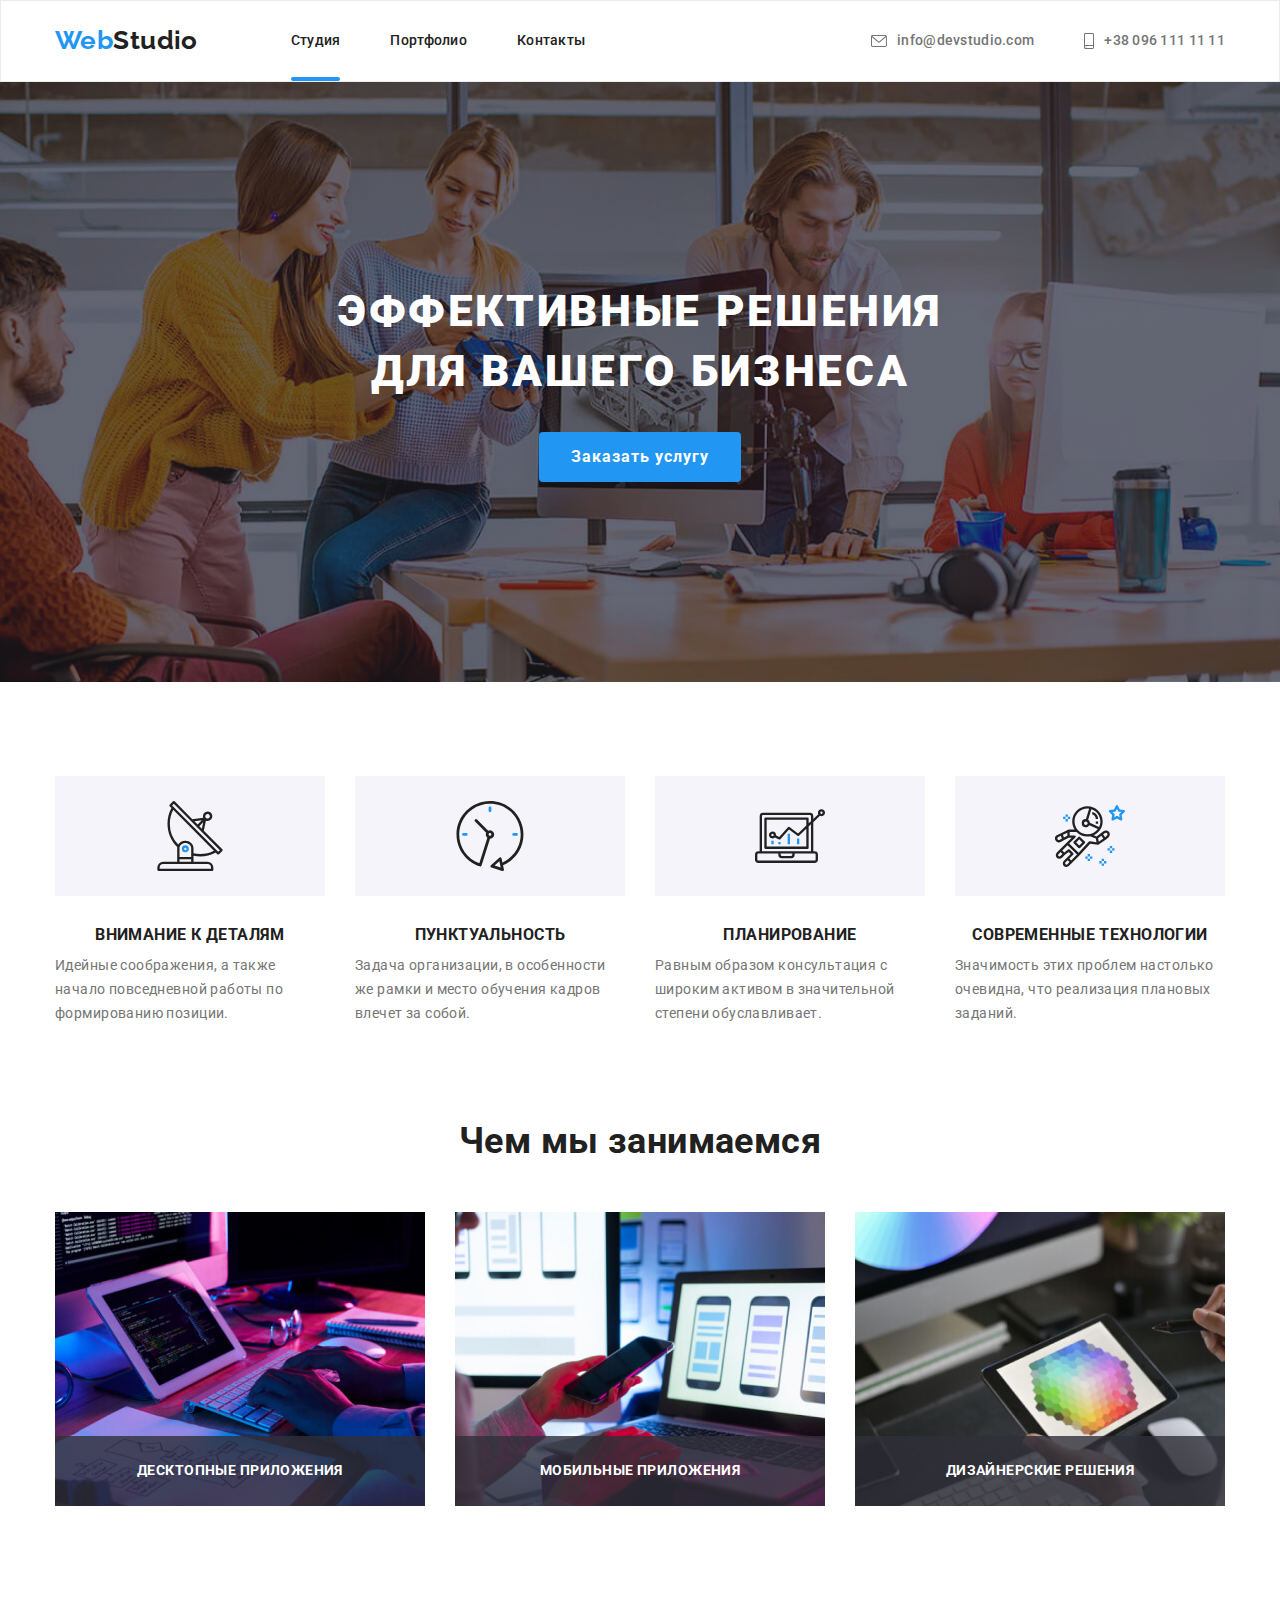
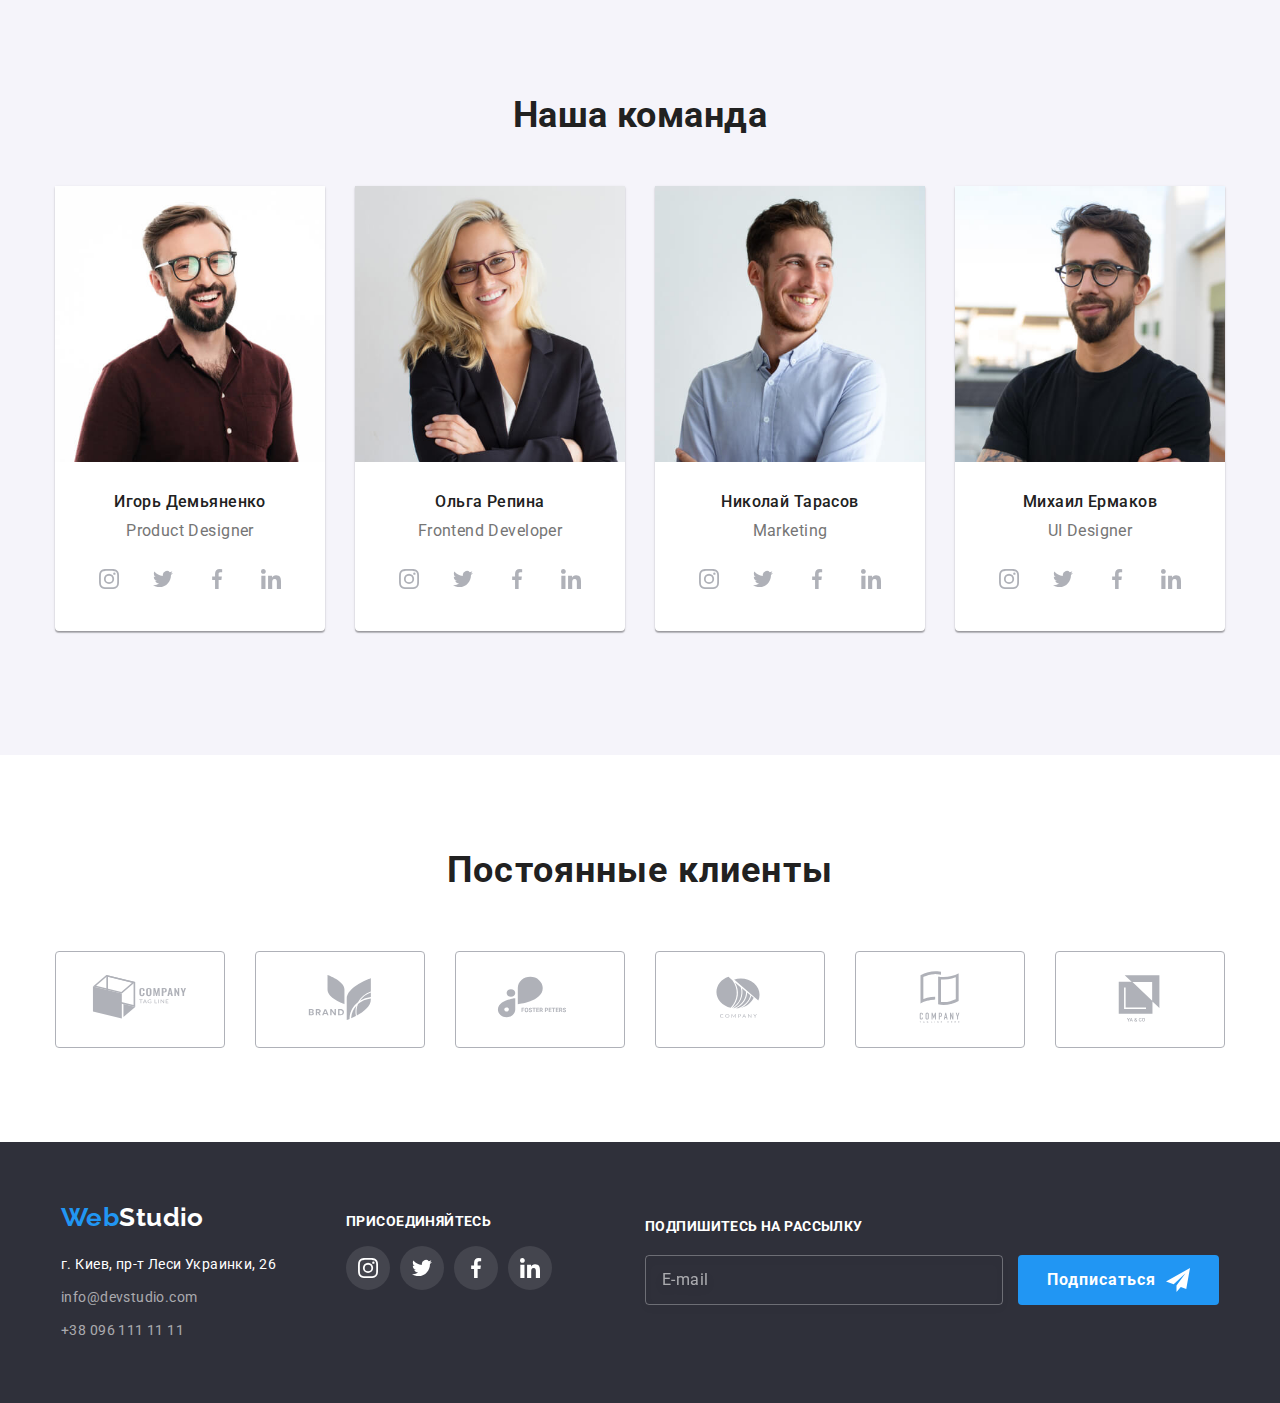
<file: index.html>
<!DOCTYPE html>
<html lang="ru">
  <head>
    <meta charset="UTF-8" />
    <meta http-equiv="X-UA-Compatible" content="IE=edge" />
    <meta name="viewport" content="width=device-width, initial-scale=1.0" />
    <title>Document</title>

    <link rel="preconnect" href="https://fonts.googleapis.com" />
    <link rel="preconnect" href="https://fonts.gstatic.com" crossorigin />
    <link
      href="https://fonts.googleapis.com/css2?family=Raleway:wght@700&family=Roboto:wght@400;500;700;900&display=swap"
      rel="stylesheet"
    />
    <link
      rel="stylesheet"
      href="https://cdnjs.cloudflare.com/ajax/libs/modern-normalize/1.1.0/modern-normalize.min.css"
    />
    <link rel="stylesheet" href="./css/main.min.css" />
  </head>

  <body>

    <!-- Шапка сайту -->

    <header class="header">
      <div class="container header__container">
        <nav class="header__navigation">
          <a href="./index.html" class="logo"
            >Web
            <span class="logo_color_dark">Studio</span>
          </a>
            <div class="header__list-wrapper">
            <ul class="header__list">
            <li class="header__item">
              <a class="header__link current" href="./index.html">Студия</a>
            </li>
            <li class="header__item">
              <a class="header__link" href="./portfolio.html">Портфолио</a>
            </li>
            <li class="header__item">
              <a class="header__link" href="">Контакты</a>
            </li>
          </ul>
          </div>
        </nav>
        <ul class="header__contacts-list">
          <li class="header__contacts-item">
            <a class="header__contact-link" href="mailto:info@devstudio.com">
              <svg class="contact-icon" width="16" height="12">
                <use href="./images/icon.svg#icon-envelope"></use>
              </svg>
              info@devstudio.com</a
            >
          </li>
          <li class="header__contacts-item">
            <a class="header__contact-link" href="tel:+380961111111">
              <svg class="contact-icon" width="10" height="16">
                <use href="./images/icon.svg#icon-smartphone"></use>
              </svg>
              +38 096 111 11 11</a
            >
          </li>
        </ul>
        <button type="button" class="btn__menu" data-mobile-open> 
            <svg class="header__icon-menu" width="24" height="16" aria-label="Переключатель мобильного меню">
                <use class="icon-menu" href="./images/icon.svg#icon-menu"></use>
              </svg>
          </button>
      </div>
      </header>

    <main>

      <!-- Герой-->

      <section class="hero">
        <div class="container">
          <h1 class="hero__title">Эффективные решения для вашего бизнеса</h1>
          <button class="btn btn__hero" data-modal-open type="button">
            Заказать услугу
          </button>
        </div>
      </section>

      <!-- Особливості -->
      <section class="features">
        <div class="container">
          <h2 class="visually-hidden">Особенности</h2>

          <ul class="features__list">
            <li class="features__list-item">
              <div class="features__icon">
                <svg class="features__icon-card">
                  <use href="./images/icon.svg#icon-antena"></use>
                </svg>
              </div>
              <h3 class="features__list-title">Внимание к деталям</h3>
              <p class="features__list-text">
                Идейные соображения, а также начало повседневной работы по
                формированию позиции.
              </p>
            </li>
            <li class="features__list-item">
              <div class="features__icon">
                <svg class="features__icon-card">
                  <use href="./images/icon.svg#icon-clock"></use>
                </svg>
              </div>
              <h3 class="features__list-title">Пунктуальность</h3>
              <p class="features__list-text">
                Задача организации, в особенности же рамки и место обучения
                кадров влечет за собой.
              </p>
            </li>
            <li class="features__list-item">
              <div class="features__icon">
                <svg class="features__icon-card">
                  <use href="./images/icon.svg#icon-diagram"></use>
                </svg>
              </div>
              <h3 class="features__list-title">Планирование</h3>
              <p class="features__list-text">
                Равным образом консультация с широким активом в значительной
                степени обуславливает.
              </p>
            </li>
            <li class="features__list-item">
              <div class="features__icon">
                <svg class="features__icon-card">
                  <use href="./images/icon.svg#icon-astronaut"></use>
                </svg>
              </div>
              <h3 class="features__list-title">Современные технологии</h3>
              <p class="features__list-text">
                Значимость этих проблем настолько очевидна, что реализация
                плановых заданий.
              </p>
            </li>
          </ul>
        </div>
      </section>

      <!-- Приклади рабіт-->

      <section class="products products__hidden">
        <div class="container">
          <h2 class="products__title">Чем мы занимаемся</h2>

          <ul class="products__list">
            <li class="products__list-item">
              <picture>
                <source
                  srcset="
                  ./images/box1-1x.jpg 1x,
                  ./images/box1-2x.jpg 2x
                  "/>
                <img
                  class="products__list-image"
                  src="./images/box1-1x.jpg"
                  alt="Компьютер"
                  width="370"
                />
              </picture>
              <div class="product__overlay">
                <p class="product__overlay-text">Десктопные приложения</p>
              </div>
            </li>
            <li class="products__list-item">
              <picture>
              <source
                  srcset="
                  ./images/box2-1x.jpg 1x,
                  ./images/box2-2x.jpg 2x
                  "/>
                <img
                class="products__list-image"
                src="./images/box2-1x.jpg"
                alt="Телефон"
                width="370"
              />
              </picture>
              <div class="product__overlay">
                <p class="product__overlay-text">Мобильные приложения</p>
              </div>
            </li>
            <li class="products__list-item">
              <picture>
              <source
                  srcset="
                  ./images/box3-1x.jpg 1x,
                  ./images/box3-2x.jpg 2x
                  "/>
                <img
                class="products__list-image"
                src="./images/box3-1x.jpg"
                alt="Планшет"
                width="370"
              />
              </picture>
              <div class="product__overlay">
                <p class="product__overlay-text">Дизайнерские решения</p>
              </div>
            </li>
          </ul>
        </div>
      </section>

      <!--Наша команда-->

      <section class="team">
        <div class="container">
          <h2 class="team__title">Наша команда</h2>

          <ul class="team__list">
            <li class="team__list-item">
              <a class="team__list-image" href=""
                >
                <picture>
              <source
                  srcset="
                  ./images/member1-1x.jpg 1x,
                  ./images/member1-2x.jpg 2x
                  "/>
                <img src="./images/member1-1x.jpg" alt="Член команды" width="270"
              />
              </picture>
                </a>
              <h3 class="team__list-title">Игорь Демьяненко</h3>
              <p class="team__list-text" lang="en">Product Designer</p>
              <ul class="networks">
                <li class="networks__item">
                  <a class="networks__link">
                    <svg class="networks__icon">
                      <use href="./images/icon.svg#icon-instagram"></use>
                    </svg>
                  </a>
                </li>
                <li class="networks__item">
                  <a class="networks__link">
                    <svg class="networks__icon">
                      <use href="./images/icon.svg#icon-twitter"></use>
                    </svg>
                  </a>
                </li>
                <li class="networks__item">
                  <a class="networks__link">
                    <svg class="networks__icon">
                      <use href="./images/icon.svg#icon-facebook"></use>
                    </svg>
                  </a>
                </li>
                <li class="networks__item">
                  <a class="networks__link">
                    <svg class="networks__icon">
                      <use href="./images/icon.svg#icon-linkedin"></use>
                    </svg>
                  </a>
                </li>
              </ul>
            </li>
            <li class="team__list-item">
              <a class="team__list-image" href=""
                >
                 <picture>
              <source
                  srcset="
                  ./images/member2-1x.jpg 1x,
                  ./images/member2-2x.jpg 2x
                  "/>
                <img src="./images/member2-1x.jpg" alt="Член команды" width="270"
              />
              </picture>
                </a>
              <h3 class="team__list-title">Ольга Репина</h3>
              <p class="team__list-text" lang="en">Frontend Developer</p>
              <ul class="networks">
                <li class="networks__item">
                  <a class="networks__link">
                    <svg class="networks__icon">
                      <use href="./images/icon.svg#icon-instagram"></use>
                    </svg>
                  </a>
                </li>
                <li class="networks__item">
                  <a class="networks__link">
                    <svg class="networks__icon">
                      <use href="./images/icon.svg#icon-twitter"></use>
                    </svg>
                  </a>
                </li>
                <li class="networks__item">
                  <a class="networks__link">
                    <svg class="networks__icon">
                      <use href="./images/icon.svg#icon-facebook"></use>
                    </svg>
                  </a>
                </li>
                <li class="networks__item">
                  <a class="networks__link">
                    <svg class="networks__icon">
                      <use href="./images/icon.svg#icon-linkedin"></use>
                    </svg>
                  </a>
                </li>
              </ul>
            </li>
            <li class="team__list-item">
              <a class="team__list-image" href=""
                >
                 <picture>
              <source
                  srcset="
                  ./images/member3-1x.jpg 1x,
                  ./images/member3-2x.jpg 2x
                  "/>
                 <img src="./images/member3-1x.jpg" alt="Член команды" width="270"
              />
              </picture>
               </a>
              <h3 class="team__list-title">Николай Тарасов</h3>
              <p class="team__list-text" lang="en">Marketing</p>
              <ul class="team__networks networks">
                <li class="networks__item">
                  <a class="networks__link">
                    <svg class="networks__icon">
                      <use href="./images/icon.svg#icon-instagram"></use>
                    </svg>
                  </a>
                </li>
                <li class="networks__item">
                  <a class="networks__link">
                    <svg class="networks__icon">
                      <use href="./images/icon.svg#icon-twitter"></use>
                    </svg>
                  </a>
                </li>
                <li class="networks__item">
                  <a class="networks__link">
                    <svg class="networks__icon">
                      <use href="./images/icon.svg#icon-facebook"></use>
                    </svg>
                  </a>
                </li>
                <li class="networks__item">
                  <a class="networks__link">
                    <svg class="networks__icon">
                      <use href="./images/icon.svg#icon-linkedin"></use>
                    </svg>
                  </a>
                </li>
              </ul>
            </li>
            <li class="team__list-item">
              <a class="team__list-image" href=""
                >
                <picture>
                <source
                  srcset="
                  ./images/member4-1x.jpg 1x,
                  ./images/member4-2x.jpg 2x
                  "/>
                 <img src="./images/member4-1x.jpg" alt="Член команды" width="270"
              />
              </picture>
                </a>
              <h3 class="team__list-title">Михаил Ермаков</h3>
              <p class="team__list-text" lang="en">UI Designer</p>
              <ul class="networks">
                <li class="networks__item">
                  <a class="networks__link">
                    <svg class="networks__icon">
                      <use href="./images/icon.svg#icon-instagram"></use>
                    </svg>
                  </a>
                </li>
                <li class="networks__item">
                  <a class="networks__link">
                    <svg class="networks__icon">
                      <use href="./images/icon.svg#icon-twitter"></use>
                    </svg>
                  </a>
                </li>
                <li class="networks__item">
                  <a class="networks__link">
                    <svg class="networks__icon">
                      <use href="./images/icon.svg#icon-facebook"></use>
                    </svg>
                  </a>
                </li>
                <li class="networks__item">
                  <a class="networks__link">
                    <svg class="networks__icon">
                      <use href="./images/icon.svg#icon-linkedin"></use>
                    </svg>
                  </a>
                </li>
              </ul>
            </li>
          </ul>
        </div>
      </section>
    </main>

    <!--Постійні клієнти--> 

    <section class="customers">
      <div class="container">
        <h2 class="customers__title">Постоянные клиенты</h2>

        <ul class="customers__list">
          <li class="customers__list-item">
            <a class="customers__link">
              <svg class="customers__icon">
                <use href="./images/icon.svg#icon-group0"></use>
              </svg>
            </a>
          </li>
          <li class="customers__list-item">
            <a class="customers__link">
              <svg class="customers__icon">
                <use href="./images/icon.svg#icon-group1"></use>
              </svg>
            </a>
          </li>
          <li class="customers__list-item">
            <a class="customers__link">
              <svg class="customers__icon">
                <use href="./images/icon.svg#icon-group2"></use>
              </svg>
            </a>
          </li>
          <li class="customers__list-item">
            <a class="customers__link">
              <svg class="customers__icon">
                <use href="./images/icon.svg#icon-group3"></use>
              </svg>
            </a>
          </li>
          <li class="customers__list-item">
            <a class="customers__link">
              <svg class="customers__icon">
                <use href="./images/icon.svg#icon-group4"></use>
              </svg>
            </a>
          </li>
          <li class="customers__list-item">
            <a class="customers__link">
              <svg class="customers__icon">
                <use href="./images/icon.svg#icon-group5"></use>
              </svg>
            </a>
          </li>
        </ul>
      </div>
    </section>

    <!--Підвал-->

     <footer class="footer">
      <div class="container footer__container">
        <div class="footer__container_wrapper" >
        <div class="footer__container_position_left">
          <a class="logo" href="./index.html"
            >Web
            <span class="logo_color_light">Studio</span>
          </a>
          <address class="address">
            <ul class="address__list">
              <li class="address__item">
                <a
                  class="address__link link"
                  href="https://www.google.com.ua/maps/place/%D0%B1%D1%83%D0%BB%D1%8C%D0%B2%D0%B0%D1%80+%D0%9B%D0%B5%D1%81%D1%96+%D0%A3%D0%BA%D1%80%D0%B0%D1%97%D0%BD%D0%BA%D0%B8,+26,+%D0%9A%D0%B8%D1%97%D0%B2,+02000/@50.4265807,30.5361971,17z/data=!3m1!4b1!4m5!3m4!1s0x40d4cf0e033ecbe9:0x57a4dffefec77da0!8m2!3d50.4265807!4d30.5383858?hl=uk"
                  >г. Киев, пр-т Леси Украинки, 26</a
                >
              </li>
              <li class="address__item-contact">
                <a
                  class="address__link-contact link"
                  href="mailto:info@devstudio.com"
                  >info@devstudio.com</a
                >
              </li>
              <li class="address__item-contact">
                <a class="address__link-contact link" href="tel:+380961111111"
                  >+38 096 111 11 11</a
                >
              </li>
            </ul>
          </address>
        </div>
        <div class="footer__container_position_right">
          <h2 class="footer__title">Присоединяйтесь</h2>
          <ul class="networks">
            <li class="networks__item">
              <a class="networks__link networks__link_bg_dark">
                <svg class="networks__icon networks__icon_color_white">
                  <use href="./images/icon.svg#icon-instagram"></use>
                </svg>
              </a>
            </li>
            <li class="networks__item">
              <a class="networks__link networks__link_bg_dark">
                <svg class="networks__icon networks__icon_color_white">
                  <use href="./images/icon.svg#icon-twitter"></use>
                </svg>
              </a>
            </li>
            <li class="networks__item">
              <a class="networks__link networks__link_bg_dark">
                <svg class="networks__icon networks__icon_color_white">
                  <use href="./images/icon.svg#icon-facebook"></use>
                </svg>
              </a>
            </li>
            <li class="networks__item">
              <a class="networks__link networks__link_bg_dark">
                <svg class="networks__icon networks__icon_color_white">
                  <use href="./images/icon.svg#icon-linkedin"></use>
                </svg>
              </a>
            </li>
          </ul>
        </div>
        </div>
        <div class="footer__form">
          <form class="footer__form-subscription">
            <p class="footer__form-title">Подпишитесь на рассылку</p>
             <div class="footer__form-blok">
                <input
                  type="email"
                  name="email"
                  id="footer-email"
                  placeholder="E-mail"
                  class="footer__input"
                />
                <label for="footer-email" class="footer__email"></label>
                <button type="submit" class="btn btn__footer">Подписаться
                  <svg class="btn__footer_decoration_icon">
                      <use href="./images/icon.svg#icon-send"></use>
                    </svg>
                </button>
          </form>
        </div>
      </div> 
    </footer>

    <!-- Модальне вікно -->

    <div class="backdrop is-hidden" data-modal>
      <div class="modal">
        <button type="button" class="button-close" data-modal-close>
          <svg class="icon-close">
            <use href="./images/icon.svg#icon-close"></use>
          </svg>
        </button>
        <p class="modal-title">Оставьте свои данные, мы вам перезвоним</p>
        <form class="modal-form">
          <div class="modal-field">
            <label for="user-name" class="modal-label">Имя</label>
            <span class="input-wrapper">
              <input
                type="text"
                name="user-name"
                id="user-name"
                class="modal-input"
              />
              <svg class="input-icon" width="18" height="18">
                <use href="./images/icon.svg#icon-person"></use>
              </svg>
            </span>
          </div>
          <div class="modal-field">
            <label for="user-tel" class="modal-label">Телефон</label>
            <span class="input-wrapper">
              <input
                type="tel"
                name="user-tel"
                id="user-tel"
                class="modal-input"
              />
              <svg class="input-icon" width="18" height="18">
                <use href="./images/icon.svg#icon-phone"></use>
              </svg>
            </span>
          </div>
          <div class="modal-field">
            <label for="user-email" class="modal-label">Почта</label>
            <span class="input-wrapper">
              <input
                type="email"
                name="user-email"
                id="user-email"
                class="modal-input"
              />
              <svg class="input-icon" width="18" height="18">
                <use href="./images/icon.svg#icon-email"></use>
              </svg>
            </span>
          </div>
          <div class="modal-field">
            <label for="user-coment" class="modal-label">Комментарий</label>
            <textarea
              name="user-coment"
              id="user-coment"
              class="modal-textarea"
              placeholder="Введите текст"
            ></textarea>
          </div>
            <input
            type="checkbox"
            name="user-permission"
            id="modal-checkbox"
            class="input-checkbox visually-hidden"
          />
          <label for="modal-checkbox" class="label-checkbox"
            ><span
              ><svg class="check-icon" width="16" height="15">
                <use href="./images/icon.svg#icon-vector"></use></svg></span
            >Соглашаюсь с рассылкой и принимаю
            <a href="" class="modal__link">Условия договора</a></label
          >
          <button type="submit" class="btn modal__btn">Отправить</button>
        </form>
      </div>
    </div>

<!-- Мобільне меню -->

    <div class="mobile-menu is-hidden" data-mobile>
      <button type="button" class="btn__mobile-menu" data-mobile-close> 
            <svg class="header__icon-menu" width="19" height="19" aria-label="Переключатель мобильного меню">
                <use class="icon-close" href="./images/icon.svg#icon-close_menu"></use>
                </svg>
          </button>
        <ul class="mobile-menu__list">
          <li class="mobile-menu__item">
            <a class="mobile-menu__link" href="./index.html">
                Студия</a 
            >
          </li>
          <li class="mobile-menu__item">
            <a class="mobile-menu__link" href="./portfolio.html">
                Портфолио</a href="./portfolio.html"
            >
            <li class="mobile-menu__item">
            <a class="mobile-menu__link" href="">
                Контакты</a
            >
          </li>
        </ul>
        <div class="mobile-menu__contacts">
        <ul class="mobile-menu__contacts-list">
          <li class="mobile-menu__contacts-item">
            <a class="mobile-menu__phone" href="tel:+380961111111">
               +38 096 111 11 11</a
            >
          </li>
          <li class="mobile-menu__contacts-item">
            <a class="mobile-menu__mail" href="mailto:info@devstudio.com">
              info@devstudio.com</a
            >
          </li>
          </ul>
          <ul class="mobile-menu__networks">
            <li class="mobile-menu__network">
              <a class="mobile-menu__network-link" href="">Instagram</a> 
            </li>
            <li class="mobile-menu__network">
              <a class="mobile-menu__network-link" href="">Twitter</a> 
            </li>
            <li class="mobile-menu__network">
              <a class="mobile-menu__network-link" href="">Facebook</a> 
            </li>
            <li class="mobile-menu__network">
              <a class="mobile-menu__network-link" href="">LinkedIn</a> 
            </li>
          </ul>
          </div>
        </div>

<!-- Скрипт -->

    <script src="./js/modal.js"></script>
    <script src="./js/mobile-menu.js"></script>

  </body>
</html>
</file>
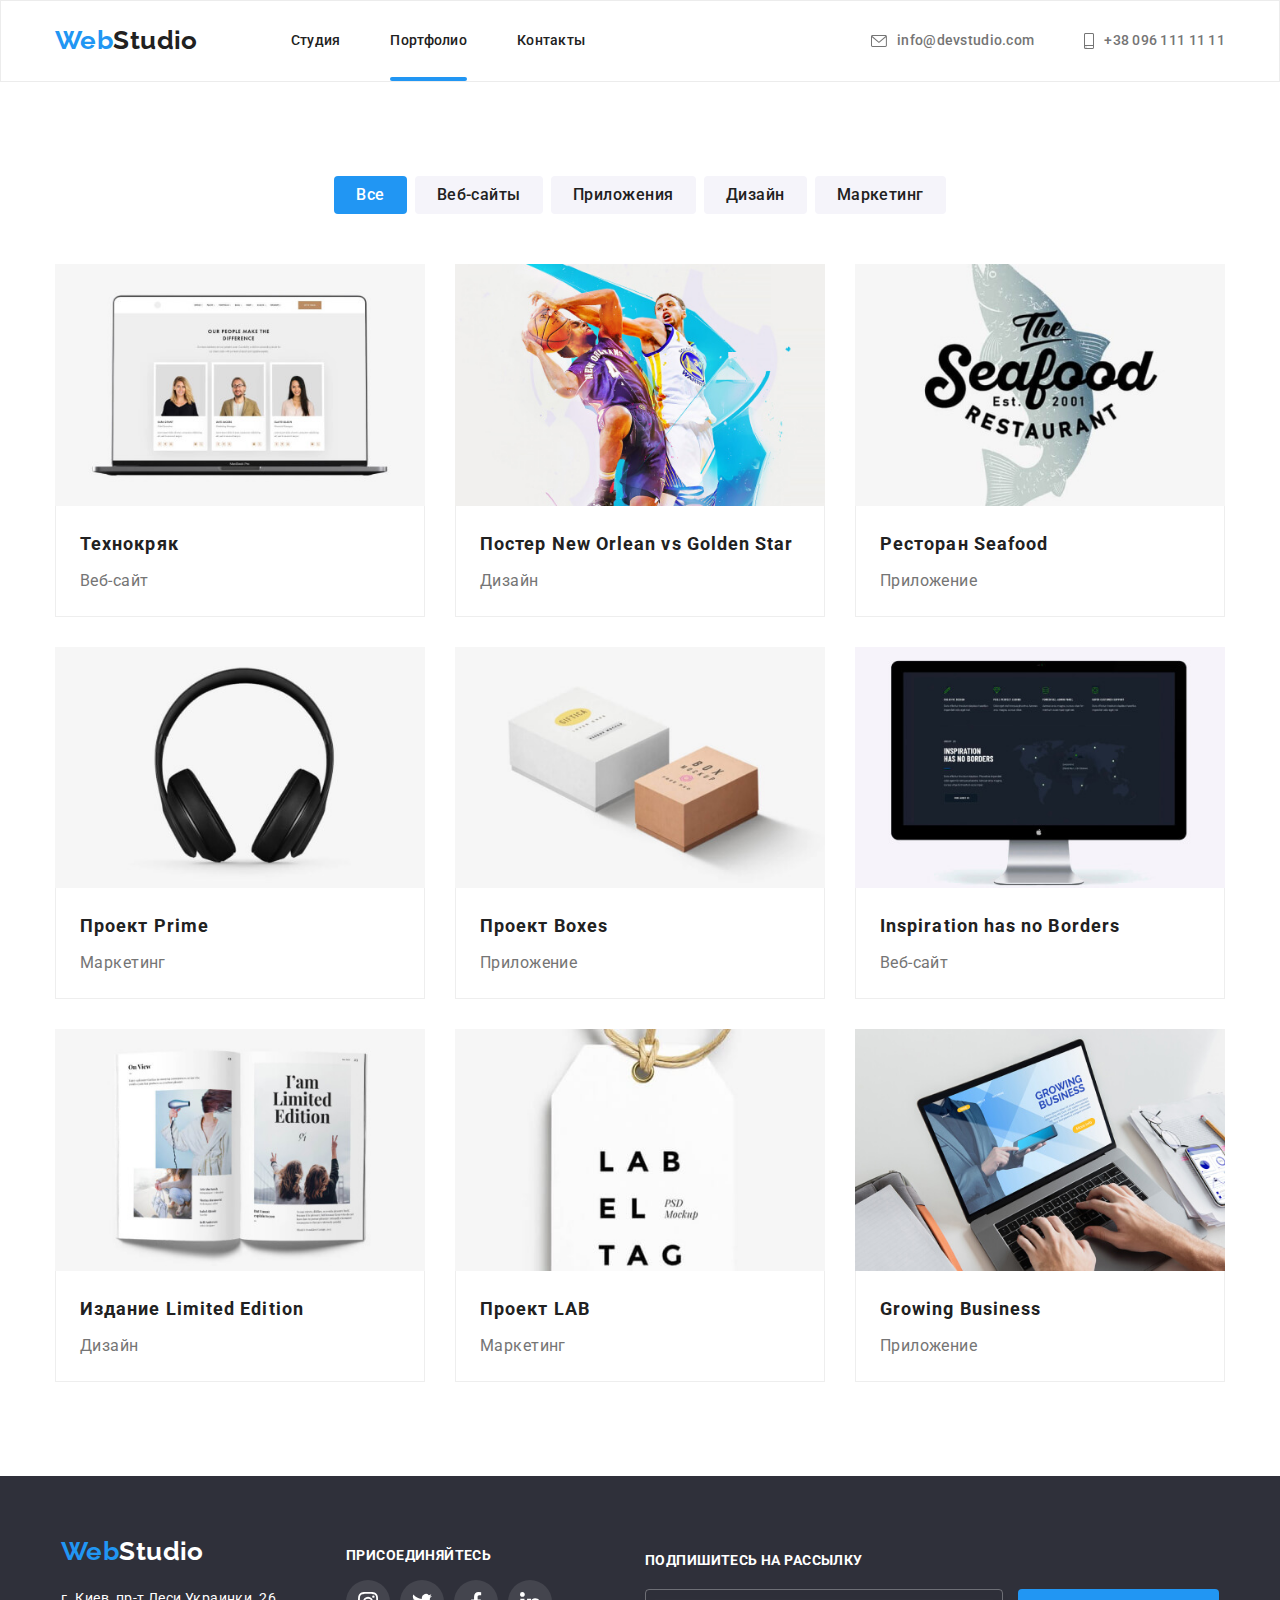
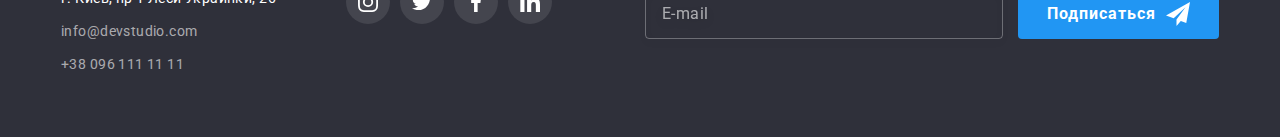
<file: portfolio.html>
<!DOCTYPE html>
<html lang="ru">
  <head>
    <meta charset="UTF-8" />
    <meta http-equiv="X-UA-Compatible" content="IE=edge" />
    <meta name="viewport" content="width=device-width, initial-scale=1.0" />
    <title>Document</title>
    <link rel="preconnect" href="https://fonts.googleapis.com" />
    <link rel="preconnect" href="https://fonts.gstatic.com" crossorigin />
    <link
      href="https://fonts.googleapis.com/css2?family=Raleway:wght@700&family=Roboto:wght@400;500;700;900&display=swap"
      rel="stylesheet"
    />
    <link
      rel="stylesheet"
      href="https://cdnjs.cloudflare.com/ajax/libs/modern-normalize/1.1.0/modern-normalize.min.css"
    />
    <link rel="stylesheet" href="./css/main.min.css" />
  </head>

  <body>

    <!-- Шапка сайту -->

    <header class="header">
      <div class="container header__container">
        <nav class="header__navigation">
          <a href="./index.html" class="logo"
            >Web
            <span class="logo_color_dark">Studio</span>
          </a>
            <div class="header__list-wrapper">
            <ul class="header__list">
            <li class="header__item">
              <a class="header__link" href="./index.html">Студия</a>
            </li>
            <li class="header__item">
              <a class="header__link current" href="./portfolio.html">Портфолио</a>
            </li>
            <li class="header__item">
              <a class="header__link" href="">Контакты</a>
            </li>
          </ul>
          </div>
        </nav>
        <ul class="header__contacts-list">
          <li class="header__contacts-item">
            <a class="header__contact-link" href="mailto:info@devstudio.com">
              <svg class="contact-icon" width="16" height="12">
                <use href="./images/icon.svg#icon-envelope"></use>
              </svg>
              info@devstudio.com</a
            >
          </li>
          <li class="header__contacts-item">
            <a class="header__contact-link" href="tel:+380961111111">
              <svg class="contact-icon" width="10" height="16">
                <use href="./images/icon.svg#icon-smartphone"></use>
              </svg>
              +38 096 111 11 11</a
            >
          </li>
        </ul>
        <button type="button" class="btn__menu" data-mobile-open> 
            <svg class="header__icon-menu" width="24" height="16" aria-label="Переключатель мобильного меню">
                <use class="icon-menu" href="./images/icon.svg#icon-menu"></use>
              </svg>
          </button>
      </div>
      </header>

    <main>

      <!-- Наші проекти-->

      <section class="filter">
        <div class="container">
          <h1 class="visually-hidden">Наші проекти</h1>

          <ul class="filter__list">
            <li class="filter__item">
              <button class="btn btn__filter btn__filter_current margin" type="button">Все</button>
            </li>
            <li class="filter__item">
              <button class="btn btn__filter margin" type="button">Веб-сайты</button>
            </li>
            <li class="filter__item">
              <button class="btn btn__filter margin" type="button">Приложения</button>
            </li>
            <li class="filter__item">
              <button class="btn btn__filter" type="button">Дизайн</button>
            </li>
            <li class="filter__item">
              <button class="btn btn__filter" type="button">Маркетинг</button>
            </li>
          </ul>

          <ul class="project">
            <li class="project__item">
              <a class="project__link" href="">
                <div class="project__wrapper">
                  <picture>
                  <source
                  srcset="
                  ./images/project1-1x.jpg 1x,
                  ./images/project1-2x.jpg 2x
                  "/>
                 <img
                    class="project__img"
                    src="./images/project1-1x.jpg"
                    alt="Проект"
                    width="370"
                    height="294"
                  />
                  </picture>
                <p class="project__overlay">
                    Технокряк это современная площадка распространения
                    коронавируса. Компании используют эту платформу для
                    цифрового шпионажа и атак на защищённые сервера конкурентов.
                  </p>
                </div>
                <div class="project__description">
                  <h2 class="project__title">Технокряк</h2>
                  <p class="project__text">Веб-сайт</p>
                </div>
              </a>
            </li>

            <li class="project__item">
              <a class="project__link" href="">
                <div class="project__wrapper">
                  <picture>
                  <source
                  srcset="
                  ./images/project2-1x.jpg 1x,
                  ./images/project2-2x.jpg 2x
                  "/>
                 <img
                    class="project__img"
                    src="./images/project2-1x.jpg"
                    alt="Проект"
                    width="370"
                    height="294"
                  />
              </picture>
                  <p class="project__overlay">
                    Технокряк это современная площадка распространения
                    коронавируса. Компании используют эту платформу для
                    цифрового шпионажа и атак на защищённые сервера конкурентов.
                  </p>
                </div>
                <div class="project__description">
                  <h2 class="project__title">
                    Постер New Orlean vs Golden Star
                  </h2>
                  <p class="project__text">Дизайн</p>
                </div>
              </a>
            </li>

            <li class="project__item">
              <a class="project__link" href="">
                <div class="project__wrapper">
                  <picture>
                  <source
                  srcset="
                  ./images/project3-1x.jpg 1x,
                  ./images/project3-2x.jpg 2x
                  "/>
                 <img
                    class="project__img"
                    src="./images/project3-1x.jpg"
                    alt="Проект"
                    width="370"
                    height="294"
                  />
                  </picture>
                  <p class="project__overlay">
                    Технокряк это современная площадка распространения
                    коронавируса. Компании используют эту платформу для
                    цифрового шпионажа и атак на защищённые сервера конкурентов.
                  </p>
                </div>
                <div class="project__description">
                  <h2 class="project__title">Ресторан Seafood</h2>
                  <p class="project__text">Приложение</p>
                </div>
              </a>
            </li>
            <li class="project__item">
              <a class="project__link" href="">
                <div class="project__wrapper">
                  <picture>
                  <source
                  srcset="
                  ./images/project4-1x.jpg 1x,
                  ./images/project4-2x.jpg 2x
                  "/>
                 <img
                    class="project__img"
                    src="./images/project4-1x.jpg"
                    alt="Проект"
                    width="370"
                    height="294"
                  />
                  </picture>
                  <p class="project__overlay">
                    Технокряк это современная площадка распространения
                    коронавируса. Компании используют эту платформу для
                    цифрового шпионажа и атак на защищённые сервера конкурентов.
                  </p>
                </div>
                <div class="project__description">
                  <h2 class="project__title">Проект Prime</h2>
                  <p class="project__text">Маркетинг</p>
                </div>
              </a>
            </li>

            <li class="project__item">
              <a class="project__link" href="">
                <div class="project__wrapper">
                  <picture>
                  <source
                  srcset="
                  ./images/project5-1x.jpg 1x,
                  ./images/project5-2x.jpg 2x
                  "/>
                  <img
                    class="project__img"
                    src="./images/project5-1x.jpg"
                    alt="Проект"
                    width="370"
                    height="294"
                  />
                  </picture>
                  <p class="project__overlay">
                    Технокряк это современная площадка распространения
                    коронавируса. Компании используют эту платформу для
                    цифрового шпионажа и атак на защищённые сервера конкурентов.
                  </p>
                </div>
                <div class="project__description">
                  <h2 class="project__title">Проект Boxes</h2>
                  <p class="project__text">Приложение</p>
                </div>
              </a>
            </li>

            <li class="project__item">
              <a class="project__link" href="">
                <div class="project__wrapper">
                   <picture>
                  <source
                  srcset="
                  ./images/project6-1x.jpg 1x,
                  ./images/project6-2x.jpg 2x
                  "/>
                  <img
                    class="project__img"
                    src="./images/project6-1x.jpg"
                    alt="Проект"
                    width="370"
                    height="294"
                  />
                  </picture>
                  <p class="project__overlay">
                    Технокряк это современная площадка распространения
                    коронавируса. Компании используют эту платформу для
                    цифрового шпионажа и атак на защищённые сервера конкурентов.
                  </p>
                </div>
                <div class="project__description">
                  <h2 class="project__title">Inspiration has no Borders</h2>
                  <p class="project__text">Веб-сайт</p>
                </div>
              </a>
            </li>

            <li class="project__item">
              <a class="project__link" href="">
                <div class="project__wrapper">
                   <picture>
                  <source
                  srcset="
                  ./images/project7-1x.jpg 1x,
                  ./images/project7-2x.jpg 2x
                  "/>
                  <img
                    class="project__img"
                    src="./images/project7-1x.jpg"
                    alt="Проект"
                    width="370"
                    height="294"
                  />
                  </picture>
                  <p class="project__overlay">
                    Технокряк это современная площадка распространения
                    коронавируса. Компании используют эту платформу для
                    цифрового шпионажа и атак на защищённые сервера конкурентов.
                  </p>
                </div>
                <div class="project__description">
                  <h2 class="project__title">Издание Limited Edition</h2>
                  <p class="project__text">Дизайн</p>
                </div>
              </a>
            </li>

            <li class="project__item">
              <a class="project__link" href="">
                <div class="project__wrapper">
                   <picture>
                  <source
                  srcset="
                  ./images/project8-1x.jpg 1x,
                  ./images/project8-2x.jpg 2x
                  "/>
                  <img
                    class="project__img"
                    src="./images/project8-1x.jpg"
                    alt="Проект"
                    width="370"
                    height="294"
                  />
                  </picture>
                  <p class="project__overlay">
                    Технокряк это современная площадка распространения
                    коронавируса. Компании используют эту платформу для
                    цифрового шпионажа и атак на защищённые сервера конкурентов.
                  </p>
                </div>
                <div class="project__description">
                  <h2 class="project__title">Проект LAB</h2>
                  <p class="project__text">Маркетинг</p>
                </div>
              </a>
            </li>

            <li class="project__item">
              <a class="project__link" href="">
                <div class="project__wrapper">
                   <picture>
                  <source
                  srcset="
                  ./images/project9-1x.jpg 1x,
                  ./images/project9-2x.jpg 2x
                  "/>
                  <img
                    class="project__img"
                    src="./images/project9-1x.jpg"
                    alt="Проект"
                    width="370"
                    height="294"
                  />
                  </picture>      
                  <p class="project__overlay">
                    Технокряк это современная площадка распространения
                    коронавируса. Компании используют эту платформу для
                    цифрового шпионажа и атак на защищённые сервера конкурентов.
                  </p>
                </div>
                <div class="project__description">
                  <h2 class="project__title">Growing Business</h2>
                  <p class="project__text">Приложение</p>
                </div>
              </a>
            </li>
          </ul>
        </div>
      </section>
    </main>

    <!-- Підвал -->

     <footer class="footer">
      <div class="container footer__container">
        <div class="footer__container_wrapper" >
        <div class="footer__container_position_left">
          <a class="logo" href="./index.html"
            >Web
            <span class="logo_color_light">Studio</span>
          </a>
          <address class="address">
            <ul class="address__list">
              <li class="address__item">
                <a
                  class="address__link link"
                  href="https://www.google.com.ua/maps/place/%D0%B1%D1%83%D0%BB%D1%8C%D0%B2%D0%B0%D1%80+%D0%9B%D0%B5%D1%81%D1%96+%D0%A3%D0%BA%D1%80%D0%B0%D1%97%D0%BD%D0%BA%D0%B8,+26,+%D0%9A%D0%B8%D1%97%D0%B2,+02000/@50.4265807,30.5361971,17z/data=!3m1!4b1!4m5!3m4!1s0x40d4cf0e033ecbe9:0x57a4dffefec77da0!8m2!3d50.4265807!4d30.5383858?hl=uk"
                  >г. Киев, пр-т Леси Украинки, 26</a
                >
              </li>
              <li class="address__item-contact">
                <a
                  class="address__link-contact link"
                  href="mailto:info@devstudio.com"
                  >info@devstudio.com</a
                >
              </li>
              <li class="address__item-contact">
                <a class="address__link-contact link" href="tel:+380961111111"
                  >+38 096 111 11 11</a
                >
              </li>
            </ul>
          </address>
        </div>
        <div class="footer__container_position_right">
          <h2 class="footer__title">Присоединяйтесь</h2>
          <ul class="networks">
            <li class="networks__item">
              <a class="networks__link networks__link_bg_dark">
                <svg class="networks__icon networks__icon_color_white">
                  <use href="./images/icon.svg#icon-instagram"></use>
                </svg>
              </a>
            </li>
            <li class="networks__item">
              <a class="networks__link networks__link_bg_dark">
                <svg class="networks__icon networks__icon_color_white">
                  <use href="./images/icon.svg#icon-twitter"></use>
                </svg>
              </a>
            </li>
            <li class="networks__item">
              <a class="networks__link networks__link_bg_dark">
                <svg class="networks__icon networks__icon_color_white">
                  <use href="./images/icon.svg#icon-facebook"></use>
                </svg>
              </a>
            </li>
            <li class="networks__item">
              <a class="networks__link networks__link_bg_dark">
                <svg class="networks__icon networks__icon_color_white">
                  <use href="./images/icon.svg#icon-linkedin"></use>
                </svg>
              </a>
            </li>
          </ul>
        </div>
        </div>
        <div class="footer__form">
          <form class="footer__form-subscription">
            <p class="footer__form-title">Подпишитесь на рассылку</p>
             <div class="footer__form-blok">
                <input
                  type="email"
                  name="email"
                  id="footer-email"
                  placeholder="E-mail"
                  class="footer__input"
                />
                <label for="footer-email" class="footer__email"></label>
                <button type="submit" class="btn btn__footer">Подписаться
                  <svg class="btn__footer_decoration_icon">
                      <use href="./images/icon.svg#icon-send"></use>
                    </svg>
                </button>
          </form>
        </div>
      </div> 
    </footer>

  <!-- Мобільне меню -->

    <div class="mobile-menu is-hidden" data-mobile>
      <button type="button" class="btn__mobile-menu" data-mobile-close> 
            <svg class="header__icon-menu" width="19" height="19" aria-label="Переключатель мобильного меню">
                <use class="icon-close" href="./images/icon.svg#icon-close_menu"></use>
                </svg>
          </button>
        <ul class="mobile-menu__list">
          <li class="mobile-menu__item">
            <a class="mobile-menu__link" href="./index.html">
                Студия</a
            >
          </li>
          <li class="mobile-menu__item">
            <a class="mobile-menu__link" href="./portfolio.html">
                Портфолио</a
            >
            <li class="mobile-menu__item">
            <a class="mobile-menu__link" href="">
                Контакты</a
            >
          </li>
        </ul>
        <div class="mobile-menu__contacts">
        <ul class="mobile-menu__contacts-list">
          <li class="mobile-menu__contacts-item">
            <a class="mobile-menu__phone" href="tel:+380961111111">
               +38 096 111 11 11</a
            >
          </li>
          <li class="mobile-menu__contacts-item">
            <a class="mobile-menu__mail" href="mailto:info@devstudio.com">
              info@devstudio.com</a
            >
          </li>
          </ul>
          <ul class="mobile-menu__networks">
            <li class="mobile-menu__network">
              <a class="mobile-menu__network-link" href="">Instagram</a> 
            </li>
            <li class="mobile-menu__network">
              <a class="mobile-menu__network-link" href="">Twitter</a> 
            </li>
            <li class="mobile-menu__network">
              <a class="mobile-menu__network-link" href="">Facebook</a> 
            </li>
            <li class="mobile-menu__network">
              <a class="mobile-menu__network-link" href="">LinkedIn</a> 
            </li>
          </ul>
          </div>
        </div>

<!-- Скрипт -->

    <script src="./js/mobile-menu.js"></script>  

  </body>
</html>
</file>
<file: css/main.min.css>
:root{--main-title-color: #212121;--secondary-title-color: #757575;--main-text-color: #212121;--secondary-text-color: #757575;--accent-color: #2196f3;--tertiary-text-color: #ffffff;--background-color: #e5e5e5;--background-btn-color: #f5f4fa;--main-background-color: #ffffff;--project-gap: 30px;--container-gap: 94px;--container-gap-mobile: 60px;--main-font: 'Roboto', sans-serif;--logo-font: Raleway, sans-serif}p,h1,h2,h3,h4,h5,h6{margin:0}ul{margin:0;padding-left:0}ul li{list-style:none}a{text-decoration:none}button{border:none}.link{text-decoration:none}body{font-family:var(--main-font);font-size:14px;letter-spacing:0.03em;color:var(--main-title-color)}img{display:block;width:100%;height:auto}.link{font-family:inherit;font-style:normal;font-weight:normal;line-height:1.71}.visually-hidden{position:absolute;width:1px;height:1px;margin:-1px;padding:0;overflow:hidden;border:0;clip:rect(0 0 0 0)}.current{color:var(--accent-color);position:relative}.current:before{content:'';position:absolute;width:100%;height:4px;border-radius:2px;background-color:var(--accent-color);display:block;bottom:-1px}.button-close,.networks__link,.header__container,.header__list,.header__contacts-list,.header__contact-link,.features__icon,.products__list,.customers__list-item,.footer__input::placeholder,.backdrop{display:flex;align-items:center}.container{width:100%;margin:0 auto;padding:0 15px}@media screen and (min-width: 480px){.container{width:480px}}@media screen and (min-width: 768px){.container{width:768px}}@media screen and (min-width: 1200px){.container{width:1200px}}.logo{font-family:var(--logo-font);display:flex;font-weight:bold;font-size:26px;line-height:1.2;color:var(--accent-color)}@media screen and (max-width: 1199px){.logo{justify-content:center}}.logo_color_dark{color:var(--main-text-color)}.logo_color_light{color:var(--tertiary-text-color)}.btn{padding:10px 32px;font-family:inherit;font-size:16px;font-weight:bold;line-height:1.87;letter-spacing:.06em;border-radius:4px;color:var(--tertiary-text-color);background-color:var(--accent-color);cursor:pointer;transition:background-color 250ms cubic-bezier(0.4, 0, 0.2, 1)}.btn:hover,.btn:focus{background-color:#188ce8}.btn__menu{display:inline-block;margin-right:0;margin-left:auto;padding:0;border:none;background-color:transparent;fill:#000000;cursor:pointer;transition:fill 250ms cubic-bezier(0.4, 0, 0.2, 1)}.btn__menu:hover{fill:var(--accent-color)}@media screen and (min-width: 768px){.btn__menu{display:none}}btn__mobile-menu{width:40px;height:40px;background-color:transparent;cursor:pointer}.btn__hero{margin-top:30px;text-align:center}.btn__footer{padding:10px 29px;display:inline-flex;align-items:center}@media screen and (min-width: 768px) and (max-width: 1199px){.btn__footer{display:flex;margin:0 auto}}.btn__footer_decoration_icon{margin-left:10px;width:24px;height:24px}.btn__filter{padding:6px 22px 6px 22px;font-family:inherit;font-size:16px;font-weight:500;line-height:1.62;letter-spacing:.03em;text-align:center;color:var(--main-title-color);border-radius:4px;background-color:var(--background-btn-color);cursor:pointer;transition:background-color 250ms cubic-bezier(0.4, 0, 0.2, 1),color 250ms cubic-bezier(0.4, 0, 0.2, 1),box-shadow 250ms cubic-bezier(0.4, 0, 0.2, 1)}.btn__filter:hover,.btn__filter:focus{background-color:var(--accent-color);color:var(--tertiary-text-color);box-shadow:0px 3px 1px rgba(0,0,0,0.1),0px 1px 2px rgba(0,0,0,0.08),0px 2px 2px rgba(0,0,0,0.12)}.btn__filter_current{background-color:var(--accent-color);color:var(--tertiary-text-color)}.button-close{position:absolute;justify-content:center;right:8px;top:8px;width:30px;height:30px;border-radius:50%;background-color:#ffffff;border:1px solid rgba(0,0,0,0.1);cursor:pointer;fill:#000000;transition:fill 250ms cubic-bezier(0.4, 0, 0.2, 1)}.button-close:hover,.button-close:focus{fill:var(--accent-color)}.networks{display:flex;justify-content:center}.networks__item{width:44px;height:44px}.networks__item+.networks__item{margin-left:10px}.networks__link{width:100%;height:100%;justify-content:center;border-radius:50%;background-color:var(--main-background-color);cursor:pointer;transition:background-color 250ms cubic-bezier(0.4, 0, 0.2, 1)}.networks__link:hover,.networks__link:focus{background-color:var(--accent-color)}.networks__link_bg_dark{background:rgba(255,255,255,0.1)}.networks__icon{width:20px;height:20px;fill:#afb1b8;transition:fill 250ms cubic-bezier(0.4, 0, 0.2, 1)}.networks__link:hover .networks__icon,.networks__link:focus .networks__icon{fill:var(--main-background-color)}.networks__icon_color_white{fill:#ffffff}.address__list{margin-top:20px;line-height:1.71}.address__item-contact{margin-top:9px}.address__link{color:var(--tertiary-text-color);transition:color 250ms cubic-bezier(0.4, 0, 0.2, 1)}.address__link:hover,.address__link:focus{color:var(--accent-color)}.address__link-contact{color:rgba(255,255,255,0.6);transition:color 250ms cubic-bezier(0.4, 0, 0.2, 1)}.address__link-contact:hover,.address__link-contact:focus{color:var(--accent-color)}.header{padding-top:24px;padding-bottom:25px;background-color:var(--main-background-color);border:1px solid #ececec;position:relative}@media screen and (max-width: 1199px){.header{padding-bottom:21px;padding-top:21px}}@media screen and (min-width: 768px){.header__navigation{display:flex;justify-content:space-between;align-items:center}}.header__list-wrapper{display:none}@media screen and (min-width: 768px){.header__list-wrapper{display:block;margin-left:88px}}@media screen and (min-width: 1200px){.header__list-wrapper{margin-left:93px}}.header__item:not(:last-child){margin-right:50px}.header__link{font-size:14px;font-weight:500;line-height:1.14;letter-spacing:.02em;color:var(--main-text-color);transition:color 250ms cubic-bezier(0.4, 0, 0.2, 1);padding-top:32px;padding-bottom:32px;transition:color 250ms cubic-bezier(0.4, 0, 0.2, 1)}.header__link:hover,.header__link:focus{color:var(--accent-color)}.header__contacts-list{display:none;margin-left:auto}@media screen and (min-width: 768px) and (max-width: 1199px){.header__contacts-list{display:block;font-size:12px;font-weight:500;line-height:1.17;letter-spacing:.02em}}@media screen and (min-width: 1200px){.header__contacts-list{display:flex}}@media screen and (min-width: 768px){.header__contacts-item:not(:last-child){margin-bottom:10px}}@media screen and (min-width: 1200px){.header__contacts-item:not(:last-child){margin-right:50px;margin-bottom:0}}.header__contact-link{font-size:14px;font-weight:500;line-height:1.14;letter-spacing:.02em;color:var(--secondary-text-color);transition:color 250ms cubic-bezier(0.4, 0, 0.2, 1)}.header__contact-link:hover,.header__contact-link:focus{color:var(--accent-color)}@media screen and (max-width: 1199px){.header__contact-link{font-size:12px;font-weight:500;line-height:1.17;letter-spacing:.02em}}.contact-icon{margin-right:10px;fill:currentColor;transition:fill 250ms cubic-bezier(0.4, 0, 0.2, 1)}.contact-icon:hover,.contact-icon:focus{fill:var(--accent-color)}.hero{padding-top:200px;padding-bottom:200px;text-align:center;max-width:1600px;margin:0 auto;background-color:#c4c4c4;background-repeat:no-repeat;background-position:center;background-size:cover;background-image:linear-gradient(to right, rgba(47,48,58,0.4), rgba(47,48,58,0.4)),url(../images/hero-mob-1x.jpg)}@media screen and (min-device-pixel-ratio: 2) and (min-resolution: 192dpi) and (min-resolution: 2dppx){.hero{background-image:linear-gradient(to right, rgba(47,48,58,0.4), rgba(47,48,58,0.4)),url(../images/hero-mob-2x.jpg)}}@media screen and (min-width: 768px){.hero{background-image:linear-gradient(to right, rgba(47,48,58,0.4), rgba(47,48,58,0.4)),url(../images/hero-tab-1x.jpg)}}@media screen and (min-width: 768px) and (min-device-pixel-ratio: 2), screen and (min-width: 768px) and (min-resolution: 192dpi), screen and (min-width: 768px) and (min-resolution: 2dppx){.hero{background-image:linear-gradient(to right, rgba(47,48,58,0.4), rgba(47,48,58,0.4)),url(../images/hero-tab-2x.jpg)}}@media screen and (min-width: 1200px){.hero{background-image:linear-gradient(to right, rgba(47,48,58,0.4), rgba(47,48,58,0.4)),url(../images/hero-1x.jpg)}}@media screen and (min-width: 1200px) and (min-device-pixel-ratio: 2), screen and (min-width: 1200px) and (min-resolution: 192dpi), screen and (min-width: 1200px) and (min-resolution: 2dppx){.hero{background-image:linear-gradient(to right, rgba(47,48,58,0.4), rgba(47,48,58,0.4)),url(../images/hero-2x.jpg)}}.hero__title{margin:0 auto;max-width:360px;font-size:26px;font-weight:900;line-height:1.62;letter-spacing:.06em;text-align:center;text-transform:uppercase;color:var(--tertiary-text-color)}@media screen and (min-width: 1200px){.hero__title{font-size:44px;font-weight:900;line-height:1.36;letter-spacing:.06em;max-width:696px}}.features{padding-top:var(--container-gap-mobile);padding-bottom:var(--container-gap-mobile)}@media screen and (min-width: 1200px){.features{padding-top:var(--container-gap);padding-bottom:var(--container-gap)}}@media screen and (min-width: 768px){.features__list{display:flex;flex-wrap:wrap;margin-left:-30px;margin-top:-30px}}@media screen and (min-width: 768px){.features__list-item{flex-basis:calc(100% / 2 - var(--project-gap));margin-left:30px}}@media screen and (min-width: 1200px){.features__list-item{flex-basis:calc(100% / 4 - var(--project-gap));margin-left:30px}}.features__icon{justify-content:center;margin-top:30px;margin-bottom:30px;width:100%;height:120px;background-color:var(--background-btn-color)}@media screen and (min-width: 1200px){.features__icon{width:270px}}.features__icon-card{width:70px;height:70px}.features__list-title{margin-bottom:10px;text-align:center;font-weight:bold;line-height:1.14;text-transform:uppercase}.features__list-text{line-height:1.71;color:var(--secondary-text-color)}.products{padding-bottom:var(--container-gap);background-color:var(--main-background-color)}@media screen and (max-width: 1199px){.products__hidden{display:none}}.products__title{font-weight:bold;font-size:36px;line-height:1.17;text-align:center}.products__list{margin-top:50px;position:relative}.products__list-item:not(:last-child){margin-right:30px}.product__overlay{position:absolute;width:370px;height:70px;padding-top:27px;padding-bottom:27px;bottom:0;background:rgba(47,48,58,0.8);display:flex;text-align:center;justify-content:center}.product__overlay-text{font-size:14px;font-weight:bold;line-height:1.14;letter-spacing:.03em;text-align:center;text-transform:uppercase;color:var(--tertiary-text-color)}.team{padding-top:var(--container-gap-mobile);padding-bottom:var(--container-gap-mobile);background-color:#f5f4fa}@media screen and (min-width: 1200px){.team{padding-top:var(--container-gap);padding-bottom:var(--container-gap)}}.team__list{margin-top:30px}@media screen and (min-width: 768px){.team__list{display:flex;flex-wrap:wrap;margin-left:-30px}}@media screen and (min-width: 1200px){.team__list{margin-top:50px}}.team__list-item{width:100%;padding-bottom:30px;background-color:var(--main-background-color);border-radius:0px 0px 4px 4px;box-shadow:0px 1px 3px rgba(0,0,0,0.12),0px 1px 1px rgba(0,0,0,0.14),0px 2px 1px rgba(0,0,0,0.2);margin-bottom:30px}@media screen and (min-width: 768px){.team__list-item{flex-basis:calc(100% / 2 - 30px);margin-left:30px;width:354px}}@media screen and (min-width: 1200px){.team__list-item{flex-basis:calc(100% / 4 - var(--project-gap))}}.team__title{font-weight:bold;font-size:36px;line-height:1.17;text-align:center}.team__list-title{margin-top:30px;font-weight:500;font-size:16px;line-height:1.19;text-align:center}.team__list-text{margin-top:10px;margin-bottom:16px;font-size:16px;line-height:1.19;text-align:center;color:var(--secondary-text-color)}.customers{padding-top:var(--container-gap-mobile);padding-bottom:var(--container-gap-mobile)}@media screen and (min-width: 1200px){.customers{padding-top:var(--container-gap);padding-bottom:var(--container-gap)}}.customers__title{font-size:36px;font-weight:bold;line-height:1.17;letter-spacing:.03em;text-align:center;color:var(--main-title-color)}.customers__list{display:flex;margin-top:30px;margin-left:-30px;flex-wrap:wrap;justify-content:center}.customers__list-item{width:100%;margin-top:30px;border:1px solid #afb1b8;border-radius:4px;justify-content:center;cursor:pointer;transition:border 250ms cubic-bezier(0.4, 0, 0.2, 1);flex-basis:calc(100% / 2 - var(--project-gap));margin-left:30px}.customers__list-item:hover,.customers__list-item:focus{border:1px solid var(--accent-color)}@media screen and (min-width: 768px){.customers__list-item{flex-basis:calc(100% / 3 - 30px);margin-left:30px}}@media screen and (min-width: 1200px){.customers__list-item{flex-basis:calc(100% / 6 - 30px);margin-left:30px;width:170px}}.customers__icon{width:106px;height:60px;fill:#afb1b8;transition:fill 250ms cubic-bezier(0.4, 0, 0.2, 1)}.customers__link:hover .customers__icon,.customers__link:focus .customers__icon{fill:var(--accent-color)}.customers__link{display:block;padding-top:16px;padding-bottom:16px;padding-left:32px;padding-right:32px}.footer{padding-top:60px;padding-bottom:60px;background-color:#2f303a}.footer__container{text-align:center}@media screen and (min-width: 1200px){.footer__container{display:flex;justify-content:center;align-items:center}}@media screen and (min-width: 768px){.footer__container_wrapper{display:flex;justify-content:space-around;align-items:baseline}}@media screen and (min-width: 1200px){.footer__container_position_left{align-items:center;justify-content:center;margin-right:70px;text-align:left}}.footer__container_position_right{margin-top:60px}@media screen and (min-width: 768px){.footer__container_position_right{margin-top:0}}@media screen and (min-width: 1200px){.footer__container_position_right{margin-right:93px;text-align:left}}.footer__title{margin-bottom:16px;font-size:14px;font-weight:bold;line-height:1.14;letter-spacing:.03em;text-transform:uppercase;color:#ffffff}.footer__form{margin-top:60px}@media screen and (min-width: 1200px){.footer__form{margin-top:0}}.footer__form-title{font-weight:bold;line-height:1.14;letter-spacing:0.03em;text-transform:uppercase;color:#ffffff;padding-bottom:20px}@media screen and (min-width: 1200px){.footer__form-title{text-align:left}}.footer__input{width:100%;height:50px;padding:15px 16px;margin-right:12px;margin-bottom:20px;border:1px solid rgba(255,255,255,0.3);box-sizing:border-box;filter:drop-shadow(0px 4px 4px rgba(0,0,0,0.15));border-radius:4px;background-color:transparent;outline:none;transition:color 250ms cubic-bezier(0.4, 0, 0.2, 1)}.footer__input:focus{color:var(--tertiary-text-color);border:1px solid var(--accent-color)}.footer__input::placeholder{font-size:16px;line-height:1.25;letter-spacing:0.03em;color:rgba(255,255,255,0.6)}@media screen and (min-width: 768px){.footer__input{width:450px}}@media screen and (min-width: 1200px){.footer__input{width:358px}}.backdrop{width:100vw;height:100vh;background-color:rgba(0,0,0,0.2);top:0;position:fixed;z-index:999;justify-content:center;transition:opacity 250ms ease-in-out, visibility 250ms ease-in-out}.backdrop.is-hidden{opacity:0;visibility:hidden;pointer-events:none;transform:scale(0.75)}.modal{padding:40px;position:relative;width:450px;min-height:581px;background-color:var(--main-background-color);box-shadow:0px 1px 3px rgba(0,0,0,0.12),0px 1px 1px rgba(0,0,0,0.14),0px 2px 1px rgba(0,0,0,0.2);border-radius:4px;transform:scale(1);transition:translate 250ms ease}@media screen and (min-width: 1200px){.modal{width:528px}}.modal-title{font-size:20px;font-weight:bold;line-height:1.15;letter-spacing:.03em;text-align:center;color:var(--main-title-color);margin-bottom:12px}.modal-field{margin-bottom:10px}.modal-label{display:block;margin-bottom:4px;font-size:12px;line-height:1.17;letter-spacing:0.01em;color:var(--secondary-title-color)}.input-wrapper{position:relative}.modal-input{width:100%;height:40px;padding:12px 42px;padding-right:16px;border:1px solid rgba(33,33,33,0.2);box-sizing:border-box;border-radius:4px;outline:none;transition:border 250ms cubic-bezier(0.4, 0, 0.2, 1)}.modal-input:focus{border:1px solid var(--accent-color)}.input-icon{display:block;position:absolute;top:50%;left:12px;transform:translateY(-50%)}.modal-input:focus+.input-icon{fill:var(--accent-color)}.modal-textarea{width:100%;height:120px;padding:12px 16px;margin-bottom:20px;line-height:1.14;letter-spacing:0.01em;border:1px solid rgba(33,33,33,0.2);box-sizing:border-box;border-radius:4px;resize:none;outline:none;transition:border 250ms cubic-bezier(0.4, 0, 0.2, 1)}.modal-textarea:focus{border:1px solid var(--accent-color)}.modal-textarea::placeholder{color:rgba(117,117,117,0.5)}.input-checkbox{line-height:1.71;letter-spacing:0.03em;color:var(--secondary-text-color);transition:color 250ms cubic-bezier(0.4, 0, 0.2, 1)}.label-checkbox{display:flex;margin-bottom:30px;cursor:pointer}.label-checkbox span{display:flex;align-items:center;justify-content:center;width:16px;height:15px;margin-right:7px;border:2px solid var(--main-text-color);border-radius:3px}.input-checkbox:checked+.label-checkbox span{background-color:var(--accent-color);border:none}@media screen and (max-width: 1199px){.label-checkbox{font-size:12px;font-weight:400;line-height:1.17;letter-spacing:.03em}}.modal__link{padding-left:4px;color:var(--accent-color);text-decoration:underline}.modal__btn{width:200px;height:50px;display:block;margin:0 auto}.filter{padding-top:var(--container-gap-mobile);padding-bottom:var(--container-gap-mobile)}@media screen and (min-width: 1200px){.filter{padding-top:var(--container-gap);padding-bottom:var(--container-gap)}}.filter__item:not(:last-child){margin-right:8px}@media screen and (max-width: 768px){.filter__item .margin{margin-bottom:15px}}.filter__list{display:flex;flex-wrap:wrap;margin-bottom:40px}@media screen and (min-width: 768px){.filter__list{justify-content:center;margin-bottom:50px}}.mobile-menu{display:flex;flex-direction:column;justify-content:space-between;padding:48px 40px;position:fixed;left:0;top:0;width:100vw;height:100vh;background-color:var(--main-background-color);z-index:999}@media screen and (min-width: 768px){.mobile-menu{display:none}}.mobile-menu.is-hidden{opacity:0;visibility:hidden;pointer-events:none;transform:scale(0.75);transition:transform 250ms cubic-bezier(0.4, 0, 0.2, 1)}.mobile-menu .btn__mobile-menu{position:absolute;right:10px;top:10px;width:40px;height:40px;background-color:transparent;cursor:pointer;fill:var(--main-text-color);transition:fill 250ms cubic-bezier(0.4, 0, 0.2, 1)}.mobile-menu .btn__mobile-menu:hover{fill:var(--accent-color)}.mobile-menu__item:not(:last-child){margin-bottom:32px}.mobile-menu__link{font-size:40px;font-weight:500;line-height:1.17;letter-spacing:.02em;color:var(--main-text-color);transition:color 250ms cubic-bezier(0.4, 0, 0.2, 1)}.mobile-menu__link:hover,.mobile-menu__link:focus{color:var(--accent-color)}.mobile-menu__contacts-list{margin-bottom:64px}.mobile-menu__contacts-item:not(:last-child){margin-bottom:32px}.mobile-menu__phone{font-size:34px;font-weight:500;line-height:1.17;letter-spacing:.02em;color:var(--accent-color)}.mobile-menu__mail{font-size:24px;font-weight:500;line-height:1.17;letter-spacing:.02em;color:var(--secondary-text-color)}.mobile-menu__networks{display:flex;align-items:center}.mobile-menu__network:not(:last-child){padding-right:10px;margin-right:10px;border-right:1px solid rgba(33,33,33,0.2)}.mobile-menu__network-link{font-size:18px;font-weight:500;line-height:1.22;letter-spacing:.02em;color:var(--accent-color)}.project{display:flex;flex-wrap:wrap;margin-left:calc(-1 * var(--project-gap));margin-top:calc(-1 * var(--project-gap))}.project__link{display:flex;flex-direction:column;height:100%}.project__item{margin-left:var(--project-gap);margin-top:var(--project-gap);transition:box-shadow 250ms cubic-bezier(0.4, 0, 0.2, 1);width:100%}.project__item:hover,.project__item:focus{box-shadow:0px 1px 1px rgba(0,0,0,0.12),0px 4px 4px rgba(0,0,0,0.06),1px 4px 6px rgba(0,0,0,0.16)}@media screen and (min-width: 768px){.project__item{flex-basis:calc(100% / 2 - var(--project-gap))}}@media screen and (min-width: 1200px){.project__item{width:370px;flex-basis:calc(100% / 3 - var(--project-gap))}}.project__wrapper{position:relative;overflow:hidden}.project__description{padding:20px 24px;background:#ffffff;border-left:1px solid #eeeeee;border-bottom:1px solid #eeeeee;border-right:1px solid #eeeeee;flex-grow:1}.project__title{margin-bottom:4px;font-size:18px;font-weight:bold;line-height:2;letter-spacing:.06em;color:var(--main-title-color)}.project__text{font-size:16px;line-height:1.87;color:var(--secondary-text-color)}.project__overlay{padding:63px 24px;font-size:18px;line-height:1.56;letter-spacing:0.03em;color:#ffffff;background-color:rgba(33,150,243,0.9);position:absolute;top:0;left:0;height:100%;transform:translateY(101%);transition:transform 250ms cubic-bezier(0.4, 0, 0.2, 1)}.project__link:hover .project__overlay{transform:translateY(0)}
/*# sourceMappingURL=main.min.css.map */
</file>
